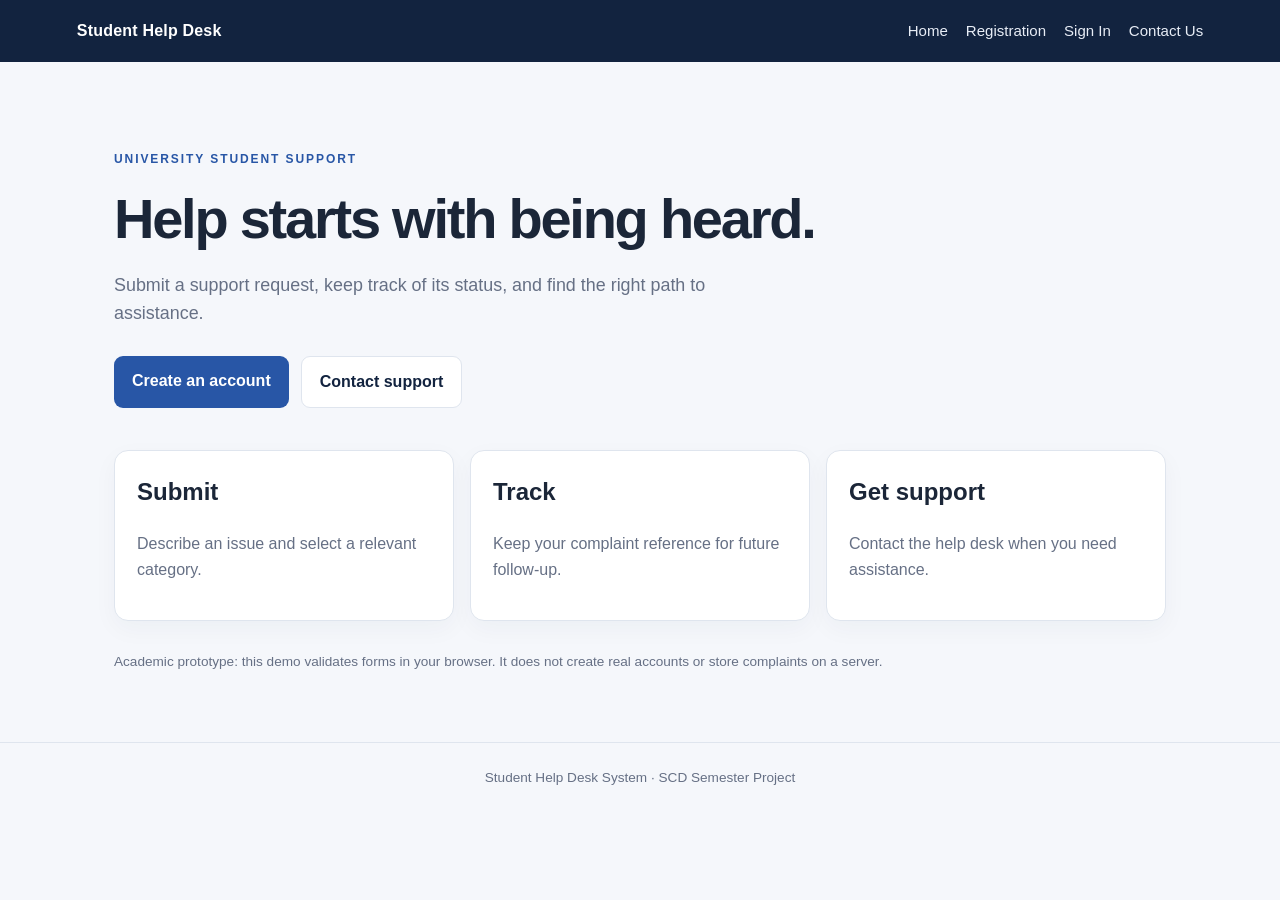
<file: Student_Help_Desk_SCD_Lab_Tasks/Student_Help_Desk_SCD_Lab_Tasks/SCD_Lab_Tasks/Lab_04_Website_and_Lab_05_Validation/index.html>
<!doctype html>
<html lang="en">
<head>
  <meta charset="utf-8">
  <meta name="viewport" content="width=device-width, initial-scale=1">
  <title>Student Help Desk System</title>
  <link rel="stylesheet" href="style.css">
</head>
<body>
<header class="site-header">
  <a class="brand" href="index.html">Student Help Desk</a>
  <nav aria-label="Main navigation">
    <a href="index.html">Home</a>
    <a href="register.html">Registration</a>
    <a href="login.html">Sign In</a>
    <a href="contact.html">Contact Us</a>
  </nav>
</header>
<main class="hero">
  <p class="eyebrow">UNIVERSITY STUDENT SUPPORT</p>
  <h1>Help starts with being heard.</h1>
  <p>Submit a support request, keep track of its status, and find the right path to assistance.</p>
  <div class="actions">
    <a class="button" href="register.html">Create an account</a>
    <a class="button secondary" href="contact.html">Contact support</a>
  </div>
  <section class="cards" aria-label="System features">
    <article><h2>Submit</h2><p>Describe an issue and select a relevant category.</p></article>
    <article><h2>Track</h2><p>Keep your complaint reference for future follow-up.</p></article>
    <article><h2>Get support</h2><p>Contact the help desk when you need assistance.</p></article>
  </section>
  <p class="notice">Academic prototype: this demo validates forms in your browser. It does not create real accounts or store complaints on a server.</p>
</main>
<footer>Student Help Desk System · SCD Semester Project</footer>
</body>
</html>
</file>
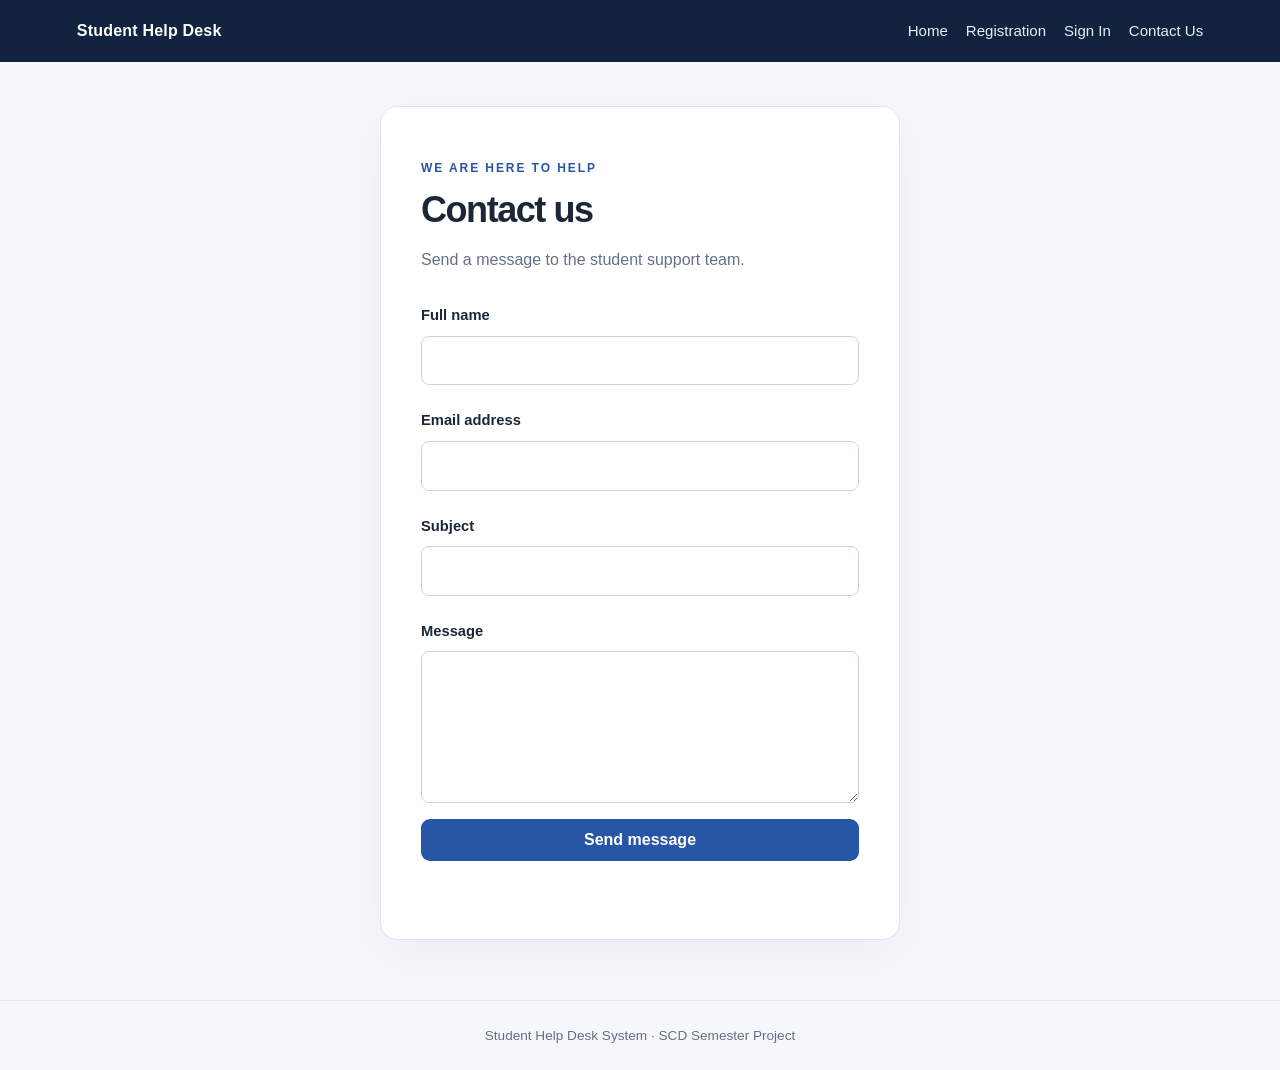
<file: Student_Help_Desk_SCD_Lab_Tasks/Student_Help_Desk_SCD_Lab_Tasks/SCD_Lab_Tasks/Lab_04_Website_and_Lab_05_Validation/contact.html>
<!doctype html>
<html lang="en">
<head><meta charset="utf-8"><meta name="viewport" content="width=device-width, initial-scale=1"><title>Contact Us | Student Help Desk</title><link rel="stylesheet" href="style.css"><script src="app.js" defer></script></head>
<body>
<header class="site-header"><a class="brand" href="index.html">Student Help Desk</a><nav aria-label="Main navigation"><a href="index.html">Home</a><a href="register.html">Registration</a><a href="login.html">Sign In</a><a href="contact.html">Contact Us</a></nav></header>
<main class="form-wrap"><section class="form-card"><p class="eyebrow">WE ARE HERE TO HELP</p><h1>Contact us</h1><p class="muted">Send a message to the student support team.</p>
<form id="contactForm" novalidate>
<label for="contactName">Full name</label><input id="contactName" name="name" required minlength="2" maxlength="60" pattern="[A-Za-z][A-Za-z .'-]{1,59}"><small class="error" id="contactNameError"></small>
<label for="contactEmail">Email address</label><input id="contactEmail" name="email" type="email" required maxlength="254"><small class="error" id="contactEmailError"></small>
<label for="subject">Subject</label><input id="subject" name="subject" required minlength="3" maxlength="100"><small class="error" id="subjectError"></small>
<label for="message">Message</label><textarea id="message" name="message" rows="5" required minlength="10" maxlength="1000"></textarea><small class="error" id="messageError"></small>
<button class="button" type="submit">Send message</button><p id="contactResponse" class="message" role="status" aria-live="polite"></p>
</form></section></main><footer>Student Help Desk System · SCD Semester Project</footer>
</body></html>
</file>
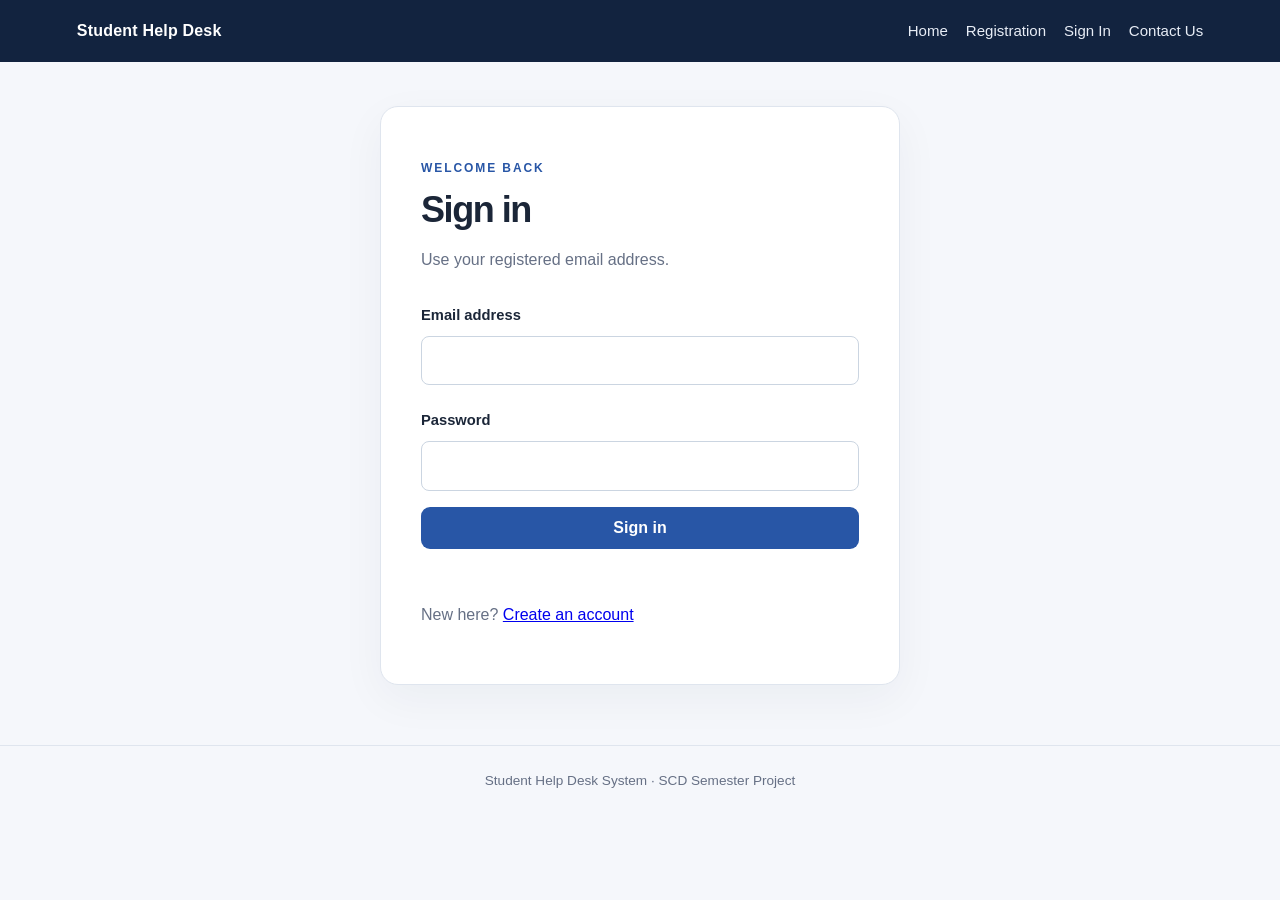
<file: Student_Help_Desk_SCD_Lab_Tasks/Student_Help_Desk_SCD_Lab_Tasks/SCD_Lab_Tasks/Lab_04_Website_and_Lab_05_Validation/login.html>
<!doctype html>
<html lang="en">
<head><meta charset="utf-8"><meta name="viewport" content="width=device-width, initial-scale=1"><title>Sign In | Student Help Desk</title><link rel="stylesheet" href="style.css"><script src="app.js" defer></script></head>
<body>
<header class="site-header"><a class="brand" href="index.html">Student Help Desk</a><nav aria-label="Main navigation"><a href="index.html">Home</a><a href="register.html">Registration</a><a href="login.html">Sign In</a><a href="contact.html">Contact Us</a></nav></header>
<main class="form-wrap"><section class="form-card"><p class="eyebrow">WELCOME BACK</p><h1>Sign in</h1><p class="muted">Use your registered email address.</p>
<form id="loginForm" novalidate>
<label for="loginEmail">Email address</label><input id="loginEmail" name="email" type="email" autocomplete="email" required maxlength="254"><small class="error" id="loginEmailError"></small>
<label for="loginPassword">Password</label><input id="loginPassword" name="password" type="password" autocomplete="current-password" required minlength="8" maxlength="64"><small class="error" id="loginPasswordError"></small>
<button class="button" type="submit">Sign in</button><p id="loginMessage" class="message" role="status" aria-live="polite"></p>
</form><p class="muted">New here? <a href="register.html">Create an account</a></p></section></main><footer>Student Help Desk System · SCD Semester Project</footer>
</body></html>
</file>
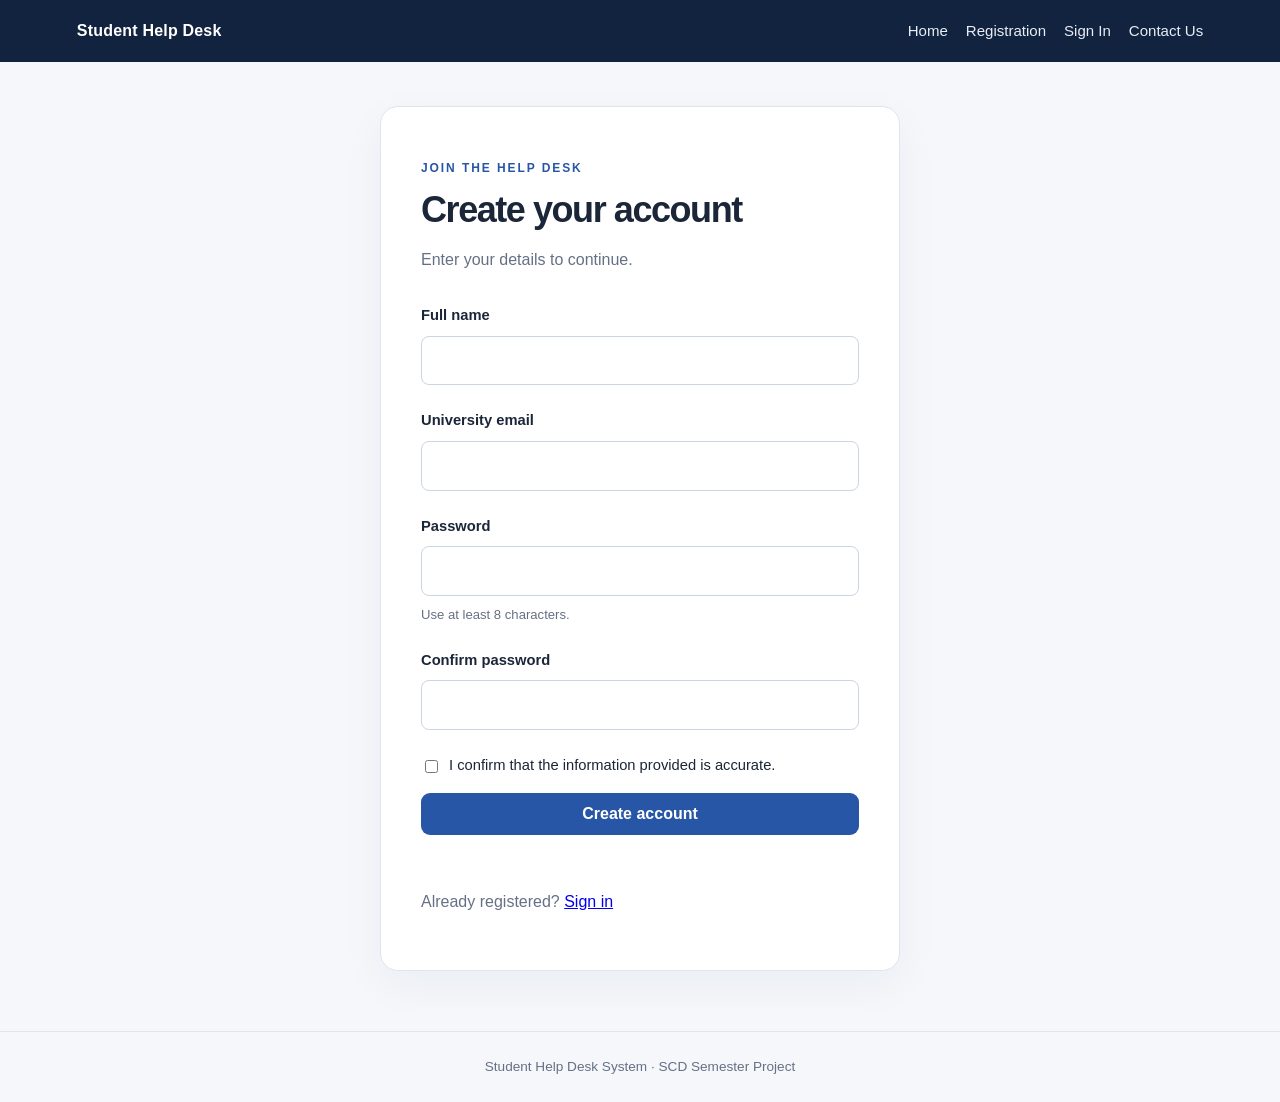
<file: Student_Help_Desk_SCD_Lab_Tasks/Student_Help_Desk_SCD_Lab_Tasks/SCD_Lab_Tasks/Lab_04_Website_and_Lab_05_Validation/register.html>
<!doctype html>
<html lang="en">
<head><meta charset="utf-8"><meta name="viewport" content="width=device-width, initial-scale=1"><title>Registration | Student Help Desk</title><link rel="stylesheet" href="style.css"><script src="app.js" defer></script></head>
<body>
<header class="site-header"><a class="brand" href="index.html">Student Help Desk</a><nav aria-label="Main navigation"><a href="index.html">Home</a><a href="register.html">Registration</a><a href="login.html">Sign In</a><a href="contact.html">Contact Us</a></nav></header>
<main class="form-wrap"><section class="form-card"><p class="eyebrow">JOIN THE HELP DESK</p><h1>Create your account</h1><p class="muted">Enter your details to continue.</p>
<form id="registerForm" novalidate>
<label for="fullName">Full name</label><input id="fullName" name="fullName" autocomplete="name" required minlength="2" maxlength="60" pattern="[A-Za-z][A-Za-z .'-]{1,59}"><small class="error" id="fullNameError"></small>
<label for="regEmail">University email</label><input id="regEmail" name="email" type="email" autocomplete="email" required maxlength="254"><small class="error" id="regEmailError"></small>
<label for="regPassword">Password</label><input id="regPassword" name="password" type="password" autocomplete="new-password" required minlength="8" maxlength="64"><small class="hint">Use at least 8 characters.</small><small class="error" id="regPasswordError"></small>
<label for="confirmPassword">Confirm password</label><input id="confirmPassword" name="confirmPassword" type="password" autocomplete="new-password" required minlength="8" maxlength="64"><small class="error" id="confirmPasswordError"></small>
<label class="check"><input id="terms" type="checkbox" required> I confirm that the information provided is accurate.</label><small class="error" id="termsError"></small>
<button class="button" type="submit">Create account</button><p id="registerMessage" class="message" role="status" aria-live="polite"></p>
</form><p class="muted">Already registered? <a href="login.html">Sign in</a></p></section></main><footer>Student Help Desk System · SCD Semester Project</footer>
</body></html>
</file>
<file: Student_Help_Desk_SCD_Lab_Tasks/Student_Help_Desk_SCD_Lab_Tasks/SCD_Lab_Tasks/Lab_04_Website_and_Lab_05_Validation/style.css>
:root{--navy:#12233f;--blue:#2856a6;--gold:#e6b85c;--ink:#1b2638;--muted:#667085;--line:#dfe5ee;--paper:#f5f7fb;--white:#fff;--danger:#b42318;--success:#067647}
*{box-sizing:border-box}body{margin:0;font-family:Inter,Segoe UI,Arial,sans-serif;background:var(--paper);color:var(--ink);line-height:1.6}
.site-header{display:flex;align-items:center;justify-content:space-between;gap:24px;padding:18px clamp(18px,6vw,80px);background:var(--navy);color:#fff}
.brand{font-weight:800;color:#fff;text-decoration:none;letter-spacing:.2px}.site-header nav{display:flex;flex-wrap:wrap;gap:18px}.site-header nav a{color:#e8edf6;text-decoration:none;font-size:.94rem}.site-header nav a:hover{text-decoration:underline;color:var(--gold)}
.hero{max-width:1100px;margin:auto;padding:76px 24px 56px}.eyebrow{font-size:.75rem;letter-spacing:.16em;font-weight:800;color:var(--blue)}h1{font-size:clamp(2rem,5vw,3.5rem);line-height:1.12;letter-spacing:-.04em;margin:.35em 0}h2{margin-top:0}.hero>p:not(.eyebrow):not(.notice){max-width:650px;color:var(--muted);font-size:1.12rem}
.actions{display:flex;flex-wrap:wrap;gap:12px;margin:28px 0 42px}.button{display:inline-block;border:0;border-radius:9px;padding:12px 18px;background:var(--blue);color:#fff;text-decoration:none;font-weight:700;cursor:pointer;font-size:1rem}.button:hover{filter:brightness(.94)}.button.secondary{background:#fff;color:var(--navy);border:1px solid var(--line)}
.cards{display:grid;grid-template-columns:repeat(3,minmax(0,1fr));gap:16px}.cards article{background:#fff;border:1px solid var(--line);border-radius:14px;padding:22px;box-shadow:0 8px 25px #152b4a0a}.cards p,.muted{color:var(--muted)}.notice{font-size:.85rem;color:var(--muted);margin-top:30px}
.form-wrap{padding:44px 18px 60px;display:flex;justify-content:center}.form-card{width:min(100%,520px);background:#fff;border:1px solid var(--line);border-radius:18px;padding:clamp(22px,5vw,40px);box-shadow:0 14px 45px #12233f0c}.form-card h1{font-size:2.25rem}.form-card form{display:flex;flex-direction:column;gap:8px;margin-top:24px}.form-card label{font-size:.92rem;font-weight:700;margin-top:8px}.form-card input:not([type=checkbox]),.form-card textarea{width:100%;font:inherit;border:1px solid #cbd5e1;border-radius:8px;padding:11px 12px;background:#fff;color:var(--ink)}.form-card input:focus,.form-card textarea:focus{outline:3px solid #2856a625;border-color:var(--blue)}.form-card input[aria-invalid=true],.form-card textarea[aria-invalid=true]{border-color:var(--danger)}.check{display:flex;align-items:flex-start;gap:8px;font-weight:500!important}.check input{margin-top:6px}.hint,.error{font-size:.82rem}.hint{color:var(--muted)}.error{color:var(--danger);min-height:0}.message{font-size:.92rem;font-weight:700}.message.success{color:var(--success)}.message.failure{color:var(--danger)}footer{text-align:center;padding:24px;color:var(--muted);font-size:.85rem;border-top:1px solid var(--line)}
@media(max-width:700px){.site-header{align-items:flex-start;flex-direction:column;gap:12px}.site-header nav{gap:12px}.cards{grid-template-columns:1fr}.hero{padding-top:48px}}
</file>
